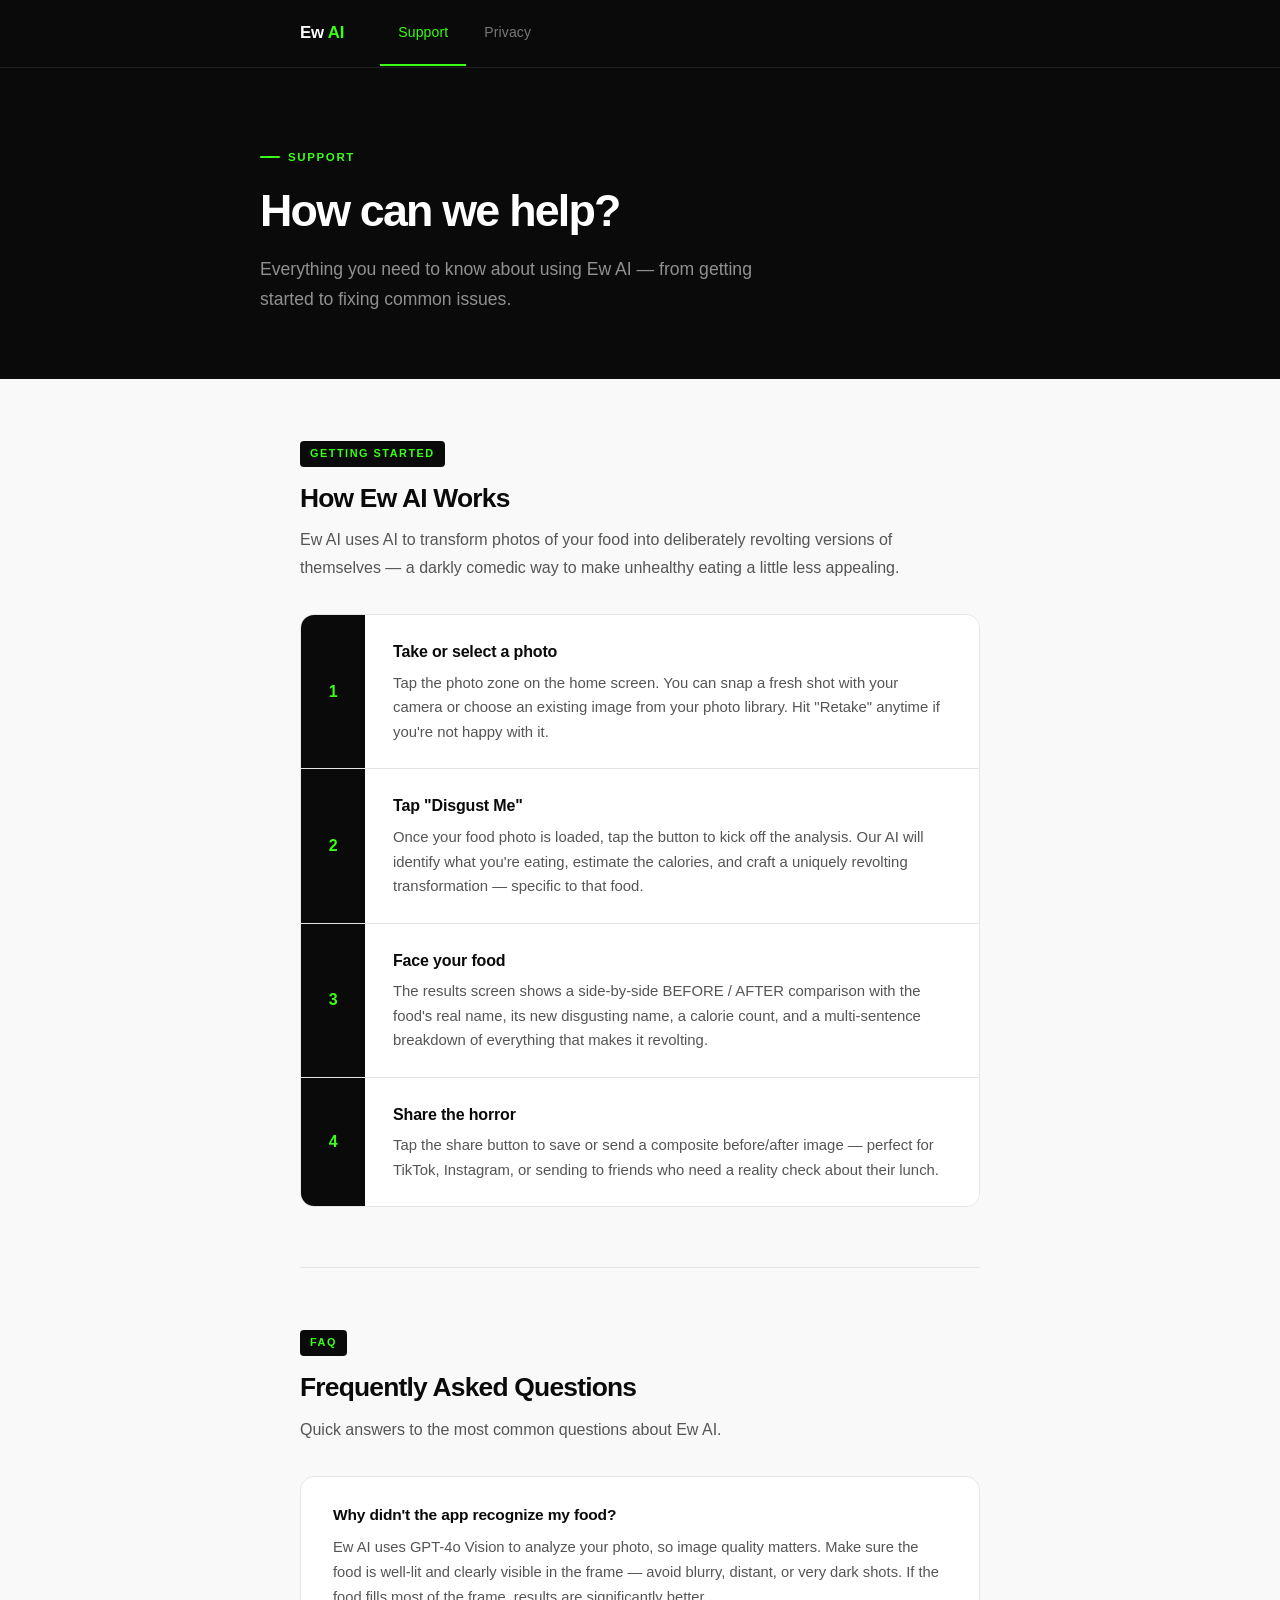
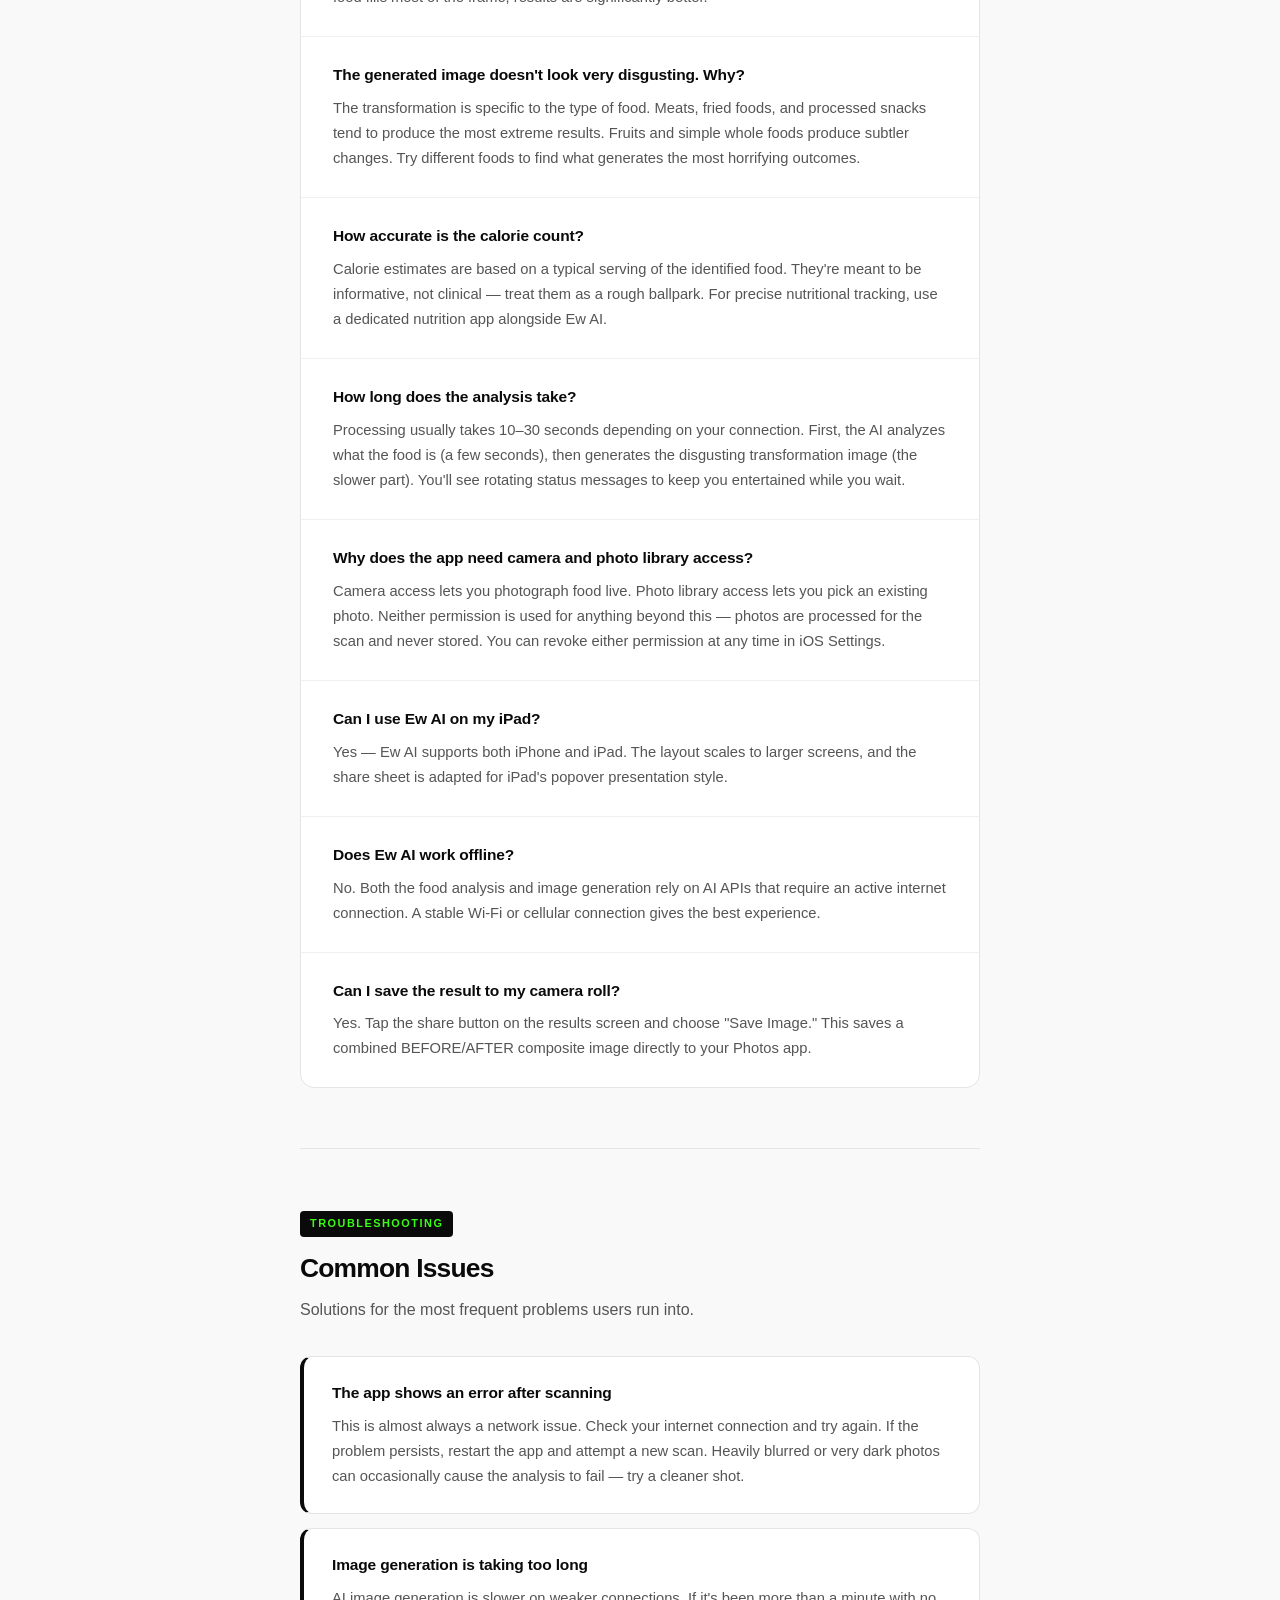
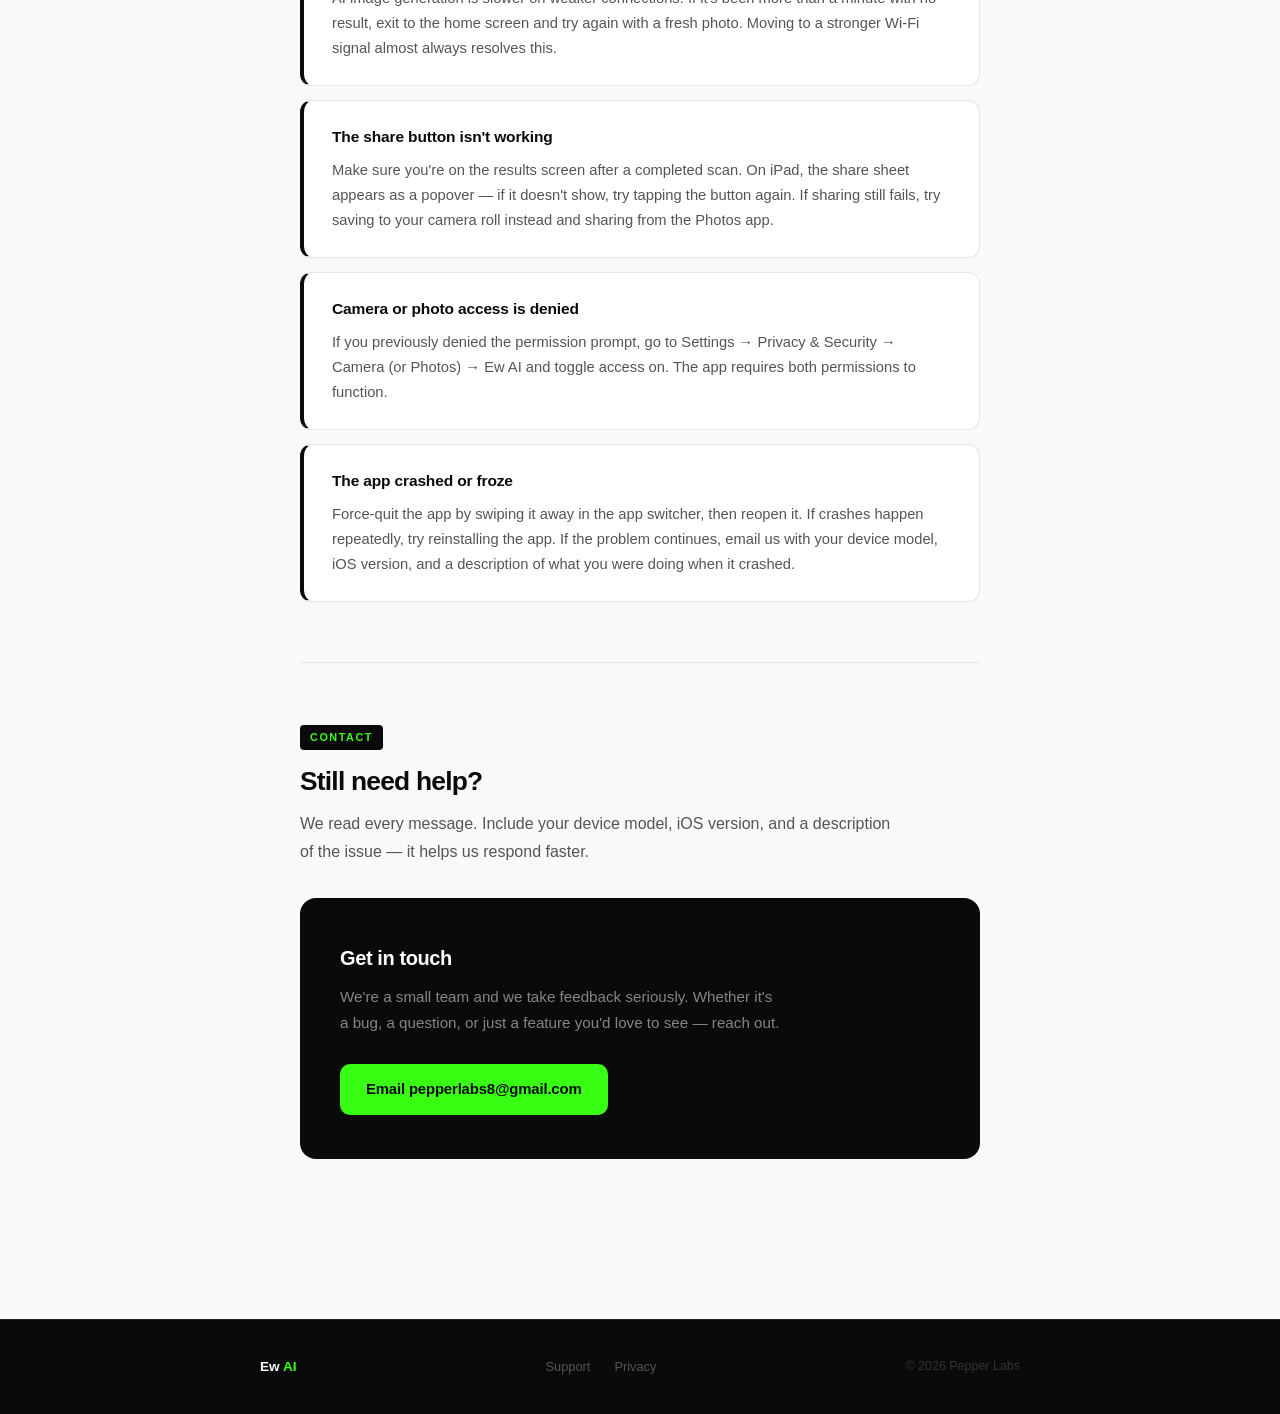
<file: index.html>
<!DOCTYPE html>
<html lang="en">
<head>
  <meta charset="UTF-8">
  <meta http-equiv="refresh" content="0; url=support/">
  <title>Ew AI</title>
</head>
<body>
  <p>Redirecting to <a href="support/">Support</a>...</p>
</body>
</html>
</file>
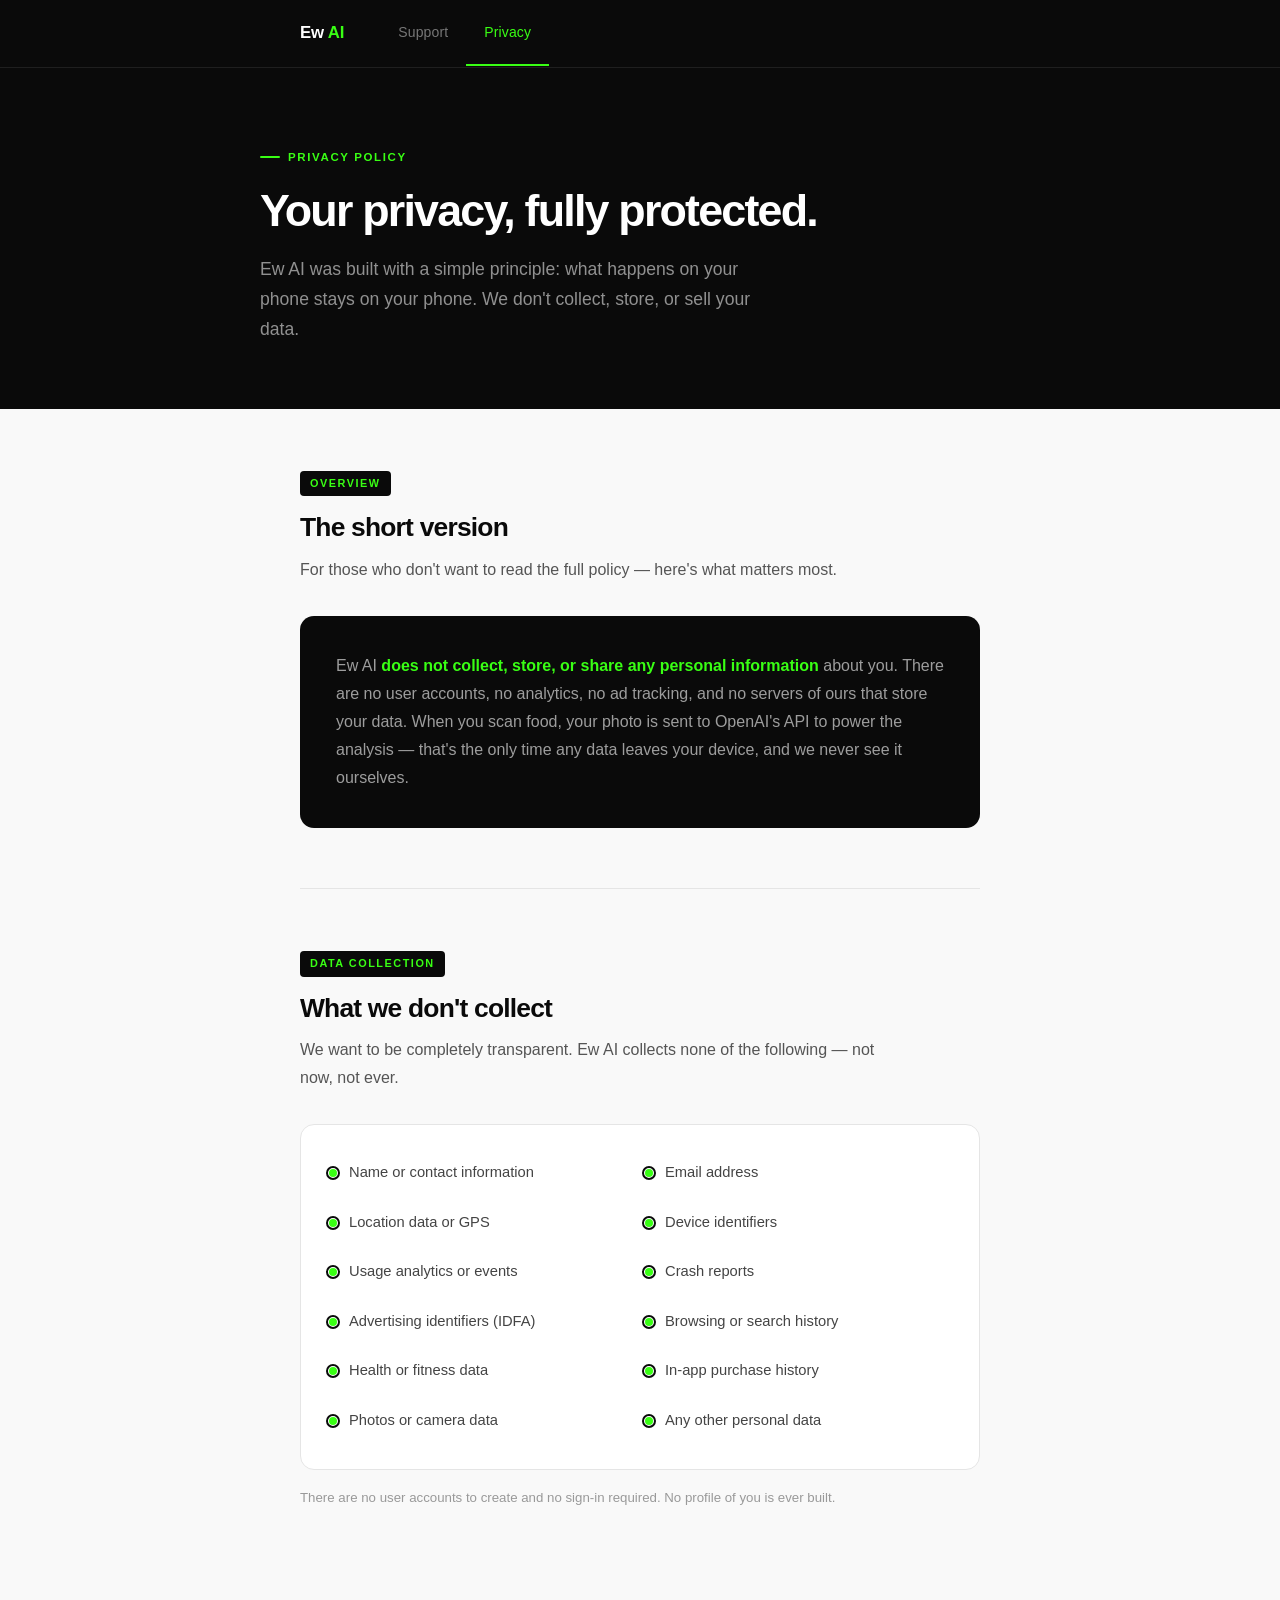
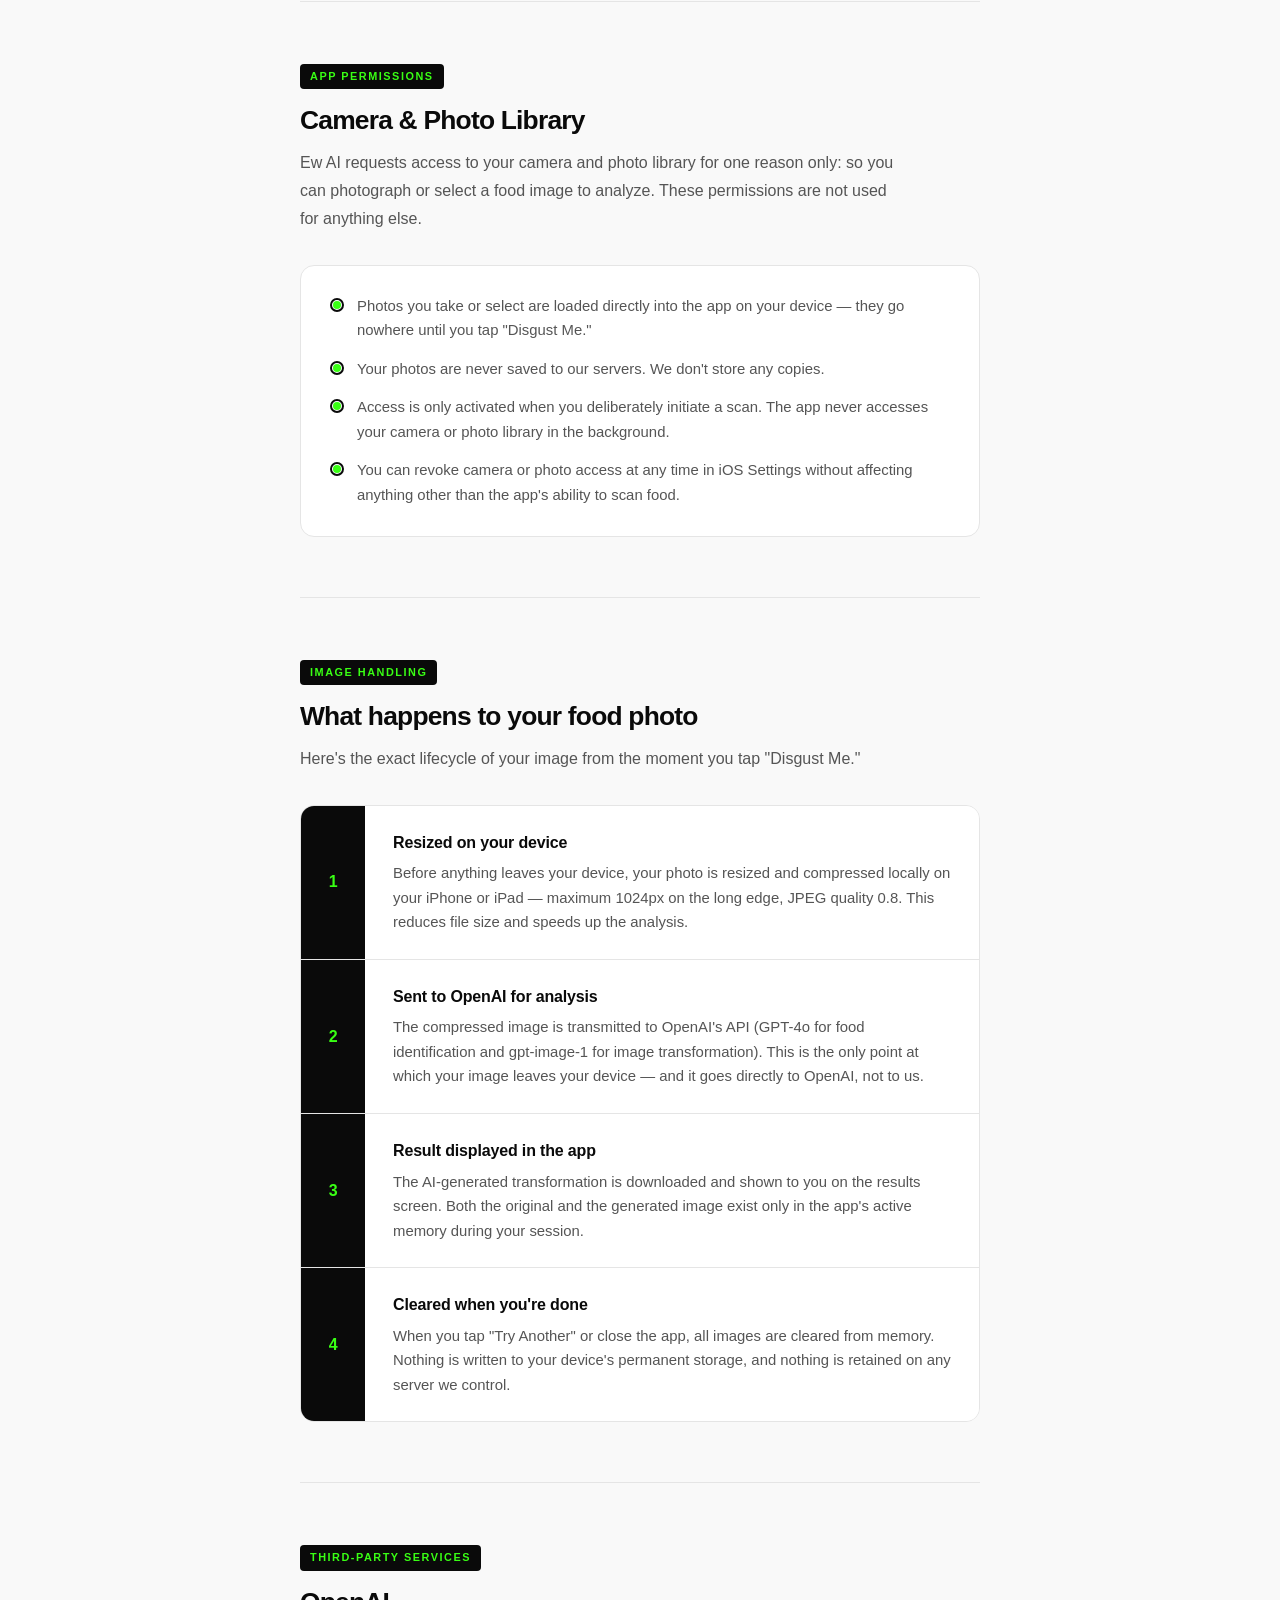
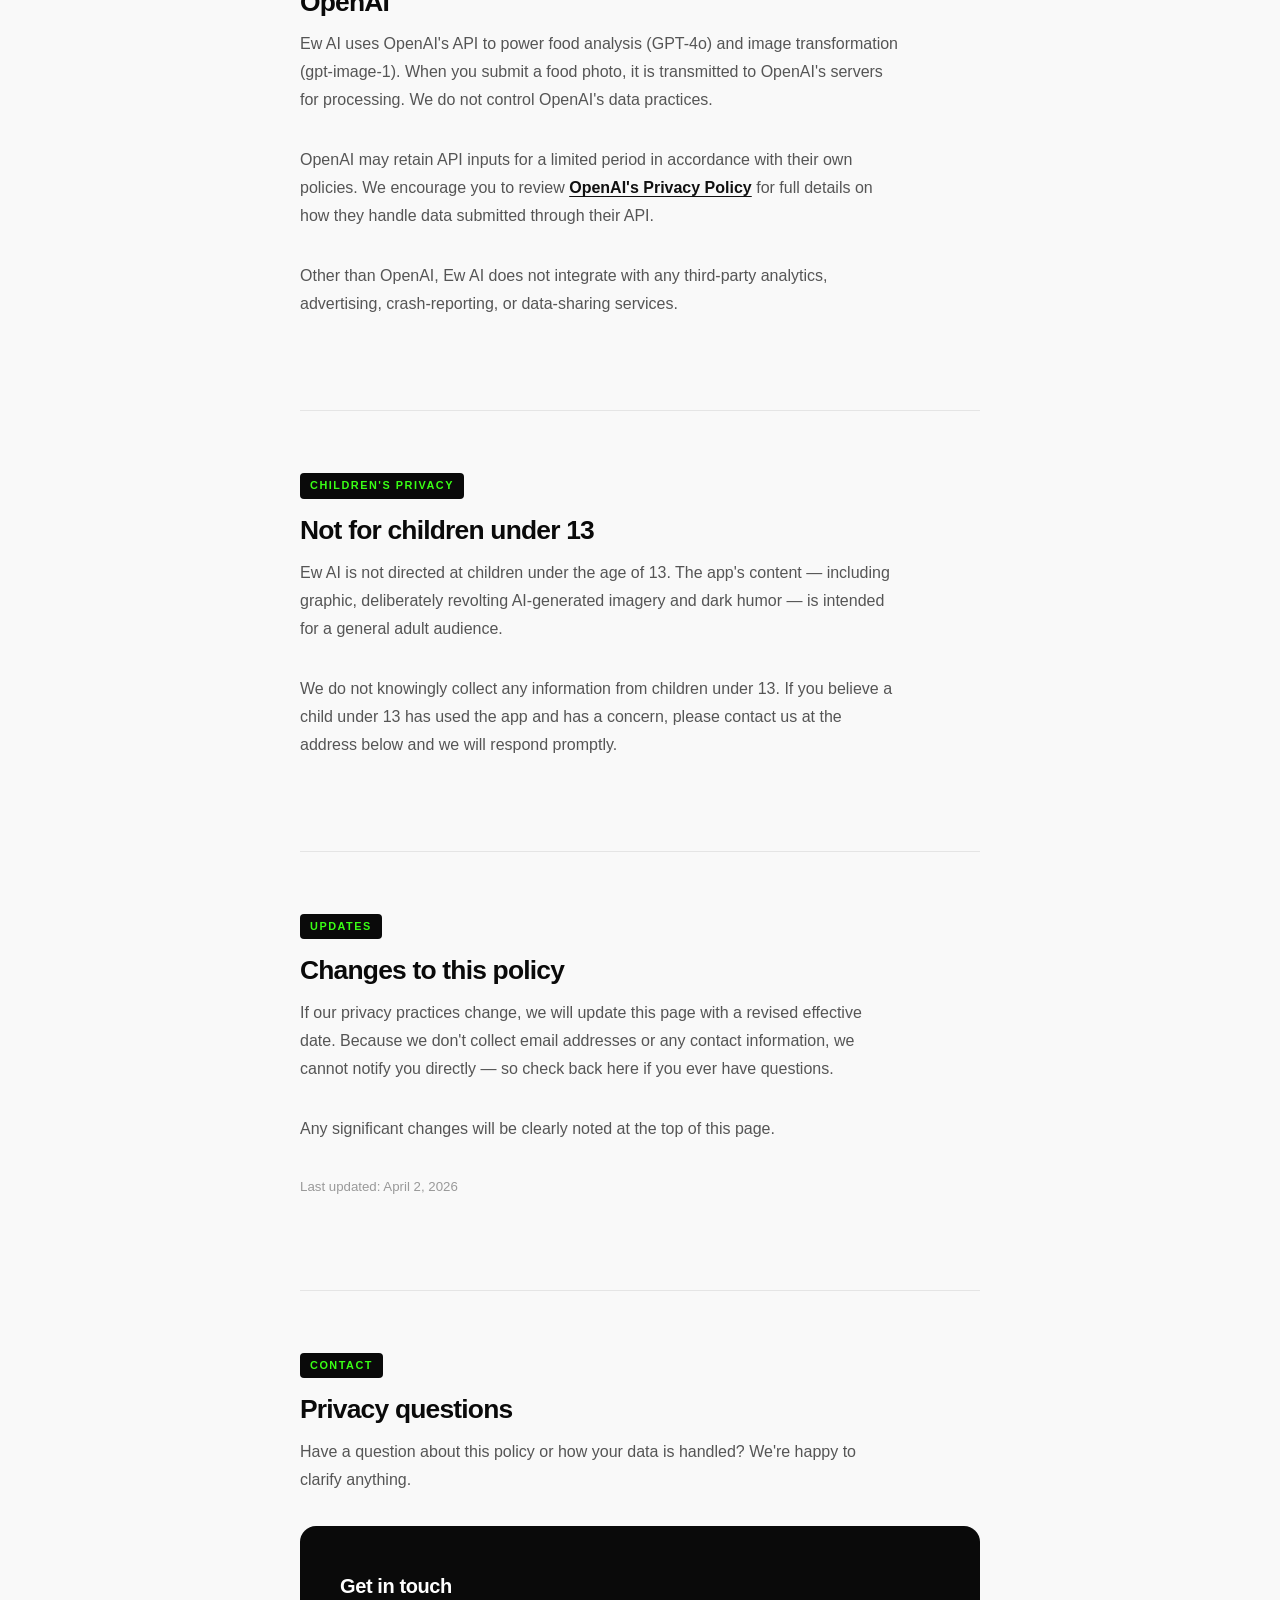
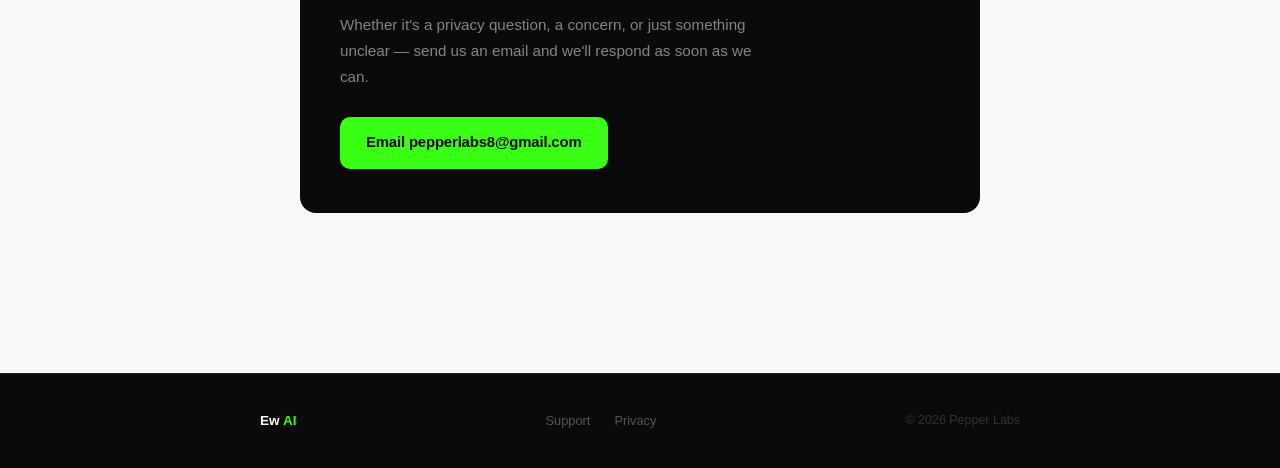
<file: privacy/index.html>
<!DOCTYPE html>
<html lang="en">
<head>
  <meta charset="UTF-8">
  <meta name="viewport" content="width=device-width, initial-scale=1">
  <title>Privacy Policy — Ew AI</title>
  <link rel="stylesheet" href="../style.css">
</head>
<body>

  <header>
    <div class="header-inner">
      <span class="app-name">Ew <span class="green">AI</span></span>
      <nav class="tabs">
        <a href="../support/" class="tab">Support</a>
        <a href="../privacy/" class="tab active">Privacy</a>
      </nav>
    </div>
  </header>

  <div class="hero">
    <div class="hero-inner">
      <div class="hero-eyebrow">Privacy Policy</div>
      <h1>Your privacy, fully protected.</h1>
      <p>Ew AI was built with a simple principle: what happens on your phone stays on your phone. We don't collect, store, or sell your data.</p>
    </div>
  </div>

  <div class="page">

    <!-- Overview -->
    <div class="section">
      <div class="section-eyebrow">Overview</div>
      <h2>The short version</h2>
      <p>For those who don't want to read the full policy — here's what matters most.</p>
      <div class="highlight-box">
        <p>Ew AI <strong>does not collect, store, or share any personal information</strong> about you. There are no user accounts, no analytics, no ad tracking, and no servers of ours that store your data. When you scan food, your photo is sent to OpenAI's API to power the analysis — that's the only time any data leaves your device, and we never see it ourselves.</p>
      </div>
    </div>

    <!-- What we don't collect -->
    <div class="section">
      <div class="section-eyebrow">Data Collection</div>
      <h2>What we don't collect</h2>
      <p>We want to be completely transparent. Ew AI collects none of the following — not now, not ever.</p>
      <div class="no-collect-grid">
        <div class="no-collect-item">Name or contact information</div>
        <div class="no-collect-item">Email address</div>
        <div class="no-collect-item">Location data or GPS</div>
        <div class="no-collect-item">Device identifiers</div>
        <div class="no-collect-item">Usage analytics or events</div>
        <div class="no-collect-item">Crash reports</div>
        <div class="no-collect-item">Advertising identifiers (IDFA)</div>
        <div class="no-collect-item">Browsing or search history</div>
        <div class="no-collect-item">Health or fitness data</div>
        <div class="no-collect-item">In-app purchase history</div>
        <div class="no-collect-item">Photos or camera data</div>
        <div class="no-collect-item">Any other personal data</div>
      </div>
      <p class="note">There are no user accounts to create and no sign-in required. No profile of you is ever built.</p>
    </div>

    <!-- Permissions -->
    <div class="section">
      <div class="section-eyebrow">App Permissions</div>
      <h2>Camera &amp; Photo Library</h2>
      <p>Ew AI requests access to your camera and photo library for one reason only: so you can photograph or select a food image to analyze. These permissions are not used for anything else.</p>
      <ul class="policy-list">
        <li>Photos you take or select are loaded directly into the app on your device — they go nowhere until you tap "Disgust Me."</li>
        <li>Your photos are never saved to our servers. We don't store any copies.</li>
        <li>Access is only activated when you deliberately initiate a scan. The app never accesses your camera or photo library in the background.</li>
        <li>You can revoke camera or photo access at any time in iOS Settings without affecting anything other than the app's ability to scan food.</li>
      </ul>
    </div>

    <!-- Image processing -->
    <div class="section">
      <div class="section-eyebrow">Image Handling</div>
      <h2>What happens to your food photo</h2>
      <p>Here's the exact lifecycle of your image from the moment you tap "Disgust Me."</p>

      <div class="steps">
        <div class="step">
          <div class="step-num">1</div>
          <div class="step-body">
            <h3>Resized on your device</h3>
            <p>Before anything leaves your device, your photo is resized and compressed locally on your iPhone or iPad — maximum 1024px on the long edge, JPEG quality 0.8. This reduces file size and speeds up the analysis.</p>
          </div>
        </div>
        <div class="step">
          <div class="step-num">2</div>
          <div class="step-body">
            <h3>Sent to OpenAI for analysis</h3>
            <p>The compressed image is transmitted to OpenAI's API (GPT-4o for food identification and gpt-image-1 for image transformation). This is the only point at which your image leaves your device — and it goes directly to OpenAI, not to us.</p>
          </div>
        </div>
        <div class="step">
          <div class="step-num">3</div>
          <div class="step-body">
            <h3>Result displayed in the app</h3>
            <p>The AI-generated transformation is downloaded and shown to you on the results screen. Both the original and the generated image exist only in the app's active memory during your session.</p>
          </div>
        </div>
        <div class="step">
          <div class="step-num">4</div>
          <div class="step-body">
            <h3>Cleared when you're done</h3>
            <p>When you tap "Try Another" or close the app, all images are cleared from memory. Nothing is written to your device's permanent storage, and nothing is retained on any server we control.</p>
          </div>
        </div>
      </div>
    </div>

    <!-- Third party -->
    <div class="section">
      <div class="section-eyebrow">Third-Party Services</div>
      <h2>OpenAI</h2>
      <p>Ew AI uses OpenAI's API to power food analysis (GPT-4o) and image transformation (gpt-image-1). When you submit a food photo, it is transmitted to OpenAI's servers for processing. We do not control OpenAI's data practices.</p>
      <p>OpenAI may retain API inputs for a limited period in accordance with their own policies. We encourage you to review <a href="https://openai.com/privacy" style="color: #111; font-weight: 600; text-underline-offset: 3px;">OpenAI's Privacy Policy</a> for full details on how they handle data submitted through their API.</p>
      <p>Other than OpenAI, Ew AI does not integrate with any third-party analytics, advertising, crash-reporting, or data-sharing services.</p>
    </div>

    <!-- Children -->
    <div class="section">
      <div class="section-eyebrow">Children's Privacy</div>
      <h2>Not for children under 13</h2>
      <p>Ew AI is not directed at children under the age of 13. The app's content — including graphic, deliberately revolting AI-generated imagery and dark humor — is intended for a general adult audience.</p>
      <p>We do not knowingly collect any information from children under 13. If you believe a child under 13 has used the app and has a concern, please contact us at the address below and we will respond promptly.</p>
    </div>

    <!-- Changes -->
    <div class="section">
      <div class="section-eyebrow">Updates</div>
      <h2>Changes to this policy</h2>
      <p>If our privacy practices change, we will update this page with a revised effective date. Because we don't collect email addresses or any contact information, we cannot notify you directly — so check back here if you ever have questions.</p>
      <p>Any significant changes will be clearly noted at the top of this page.</p>
      <p class="note">Last updated: April 2, 2026</p>
    </div>

    <!-- Contact -->
    <div class="section">
      <div class="section-eyebrow">Contact</div>
      <h2>Privacy questions</h2>
      <p>Have a question about this policy or how your data is handled? We're happy to clarify anything.</p>
      <div class="contact-card">
        <h3>Get in touch</h3>
        <p>Whether it's a privacy question, a concern, or just something unclear — send us an email and we'll respond as soon as we can.</p>
        <a href="mailto:pepperlabs8@gmail.com" class="email-btn">Email pepperlabs8@gmail.com</a>
      </div>
    </div>

  </div>

  <footer>
    <div class="footer-inner">
      <span class="footer-brand">Ew <span class="green">AI</span></span>
      <div class="footer-links">
        <a href="../support/">Support</a>
        <a href="../privacy/">Privacy</a>
      </div>
      <span class="footer-copy">&copy; 2026 Pepper Labs</span>
    </div>
  </footer>

</body>
</html>
</file>
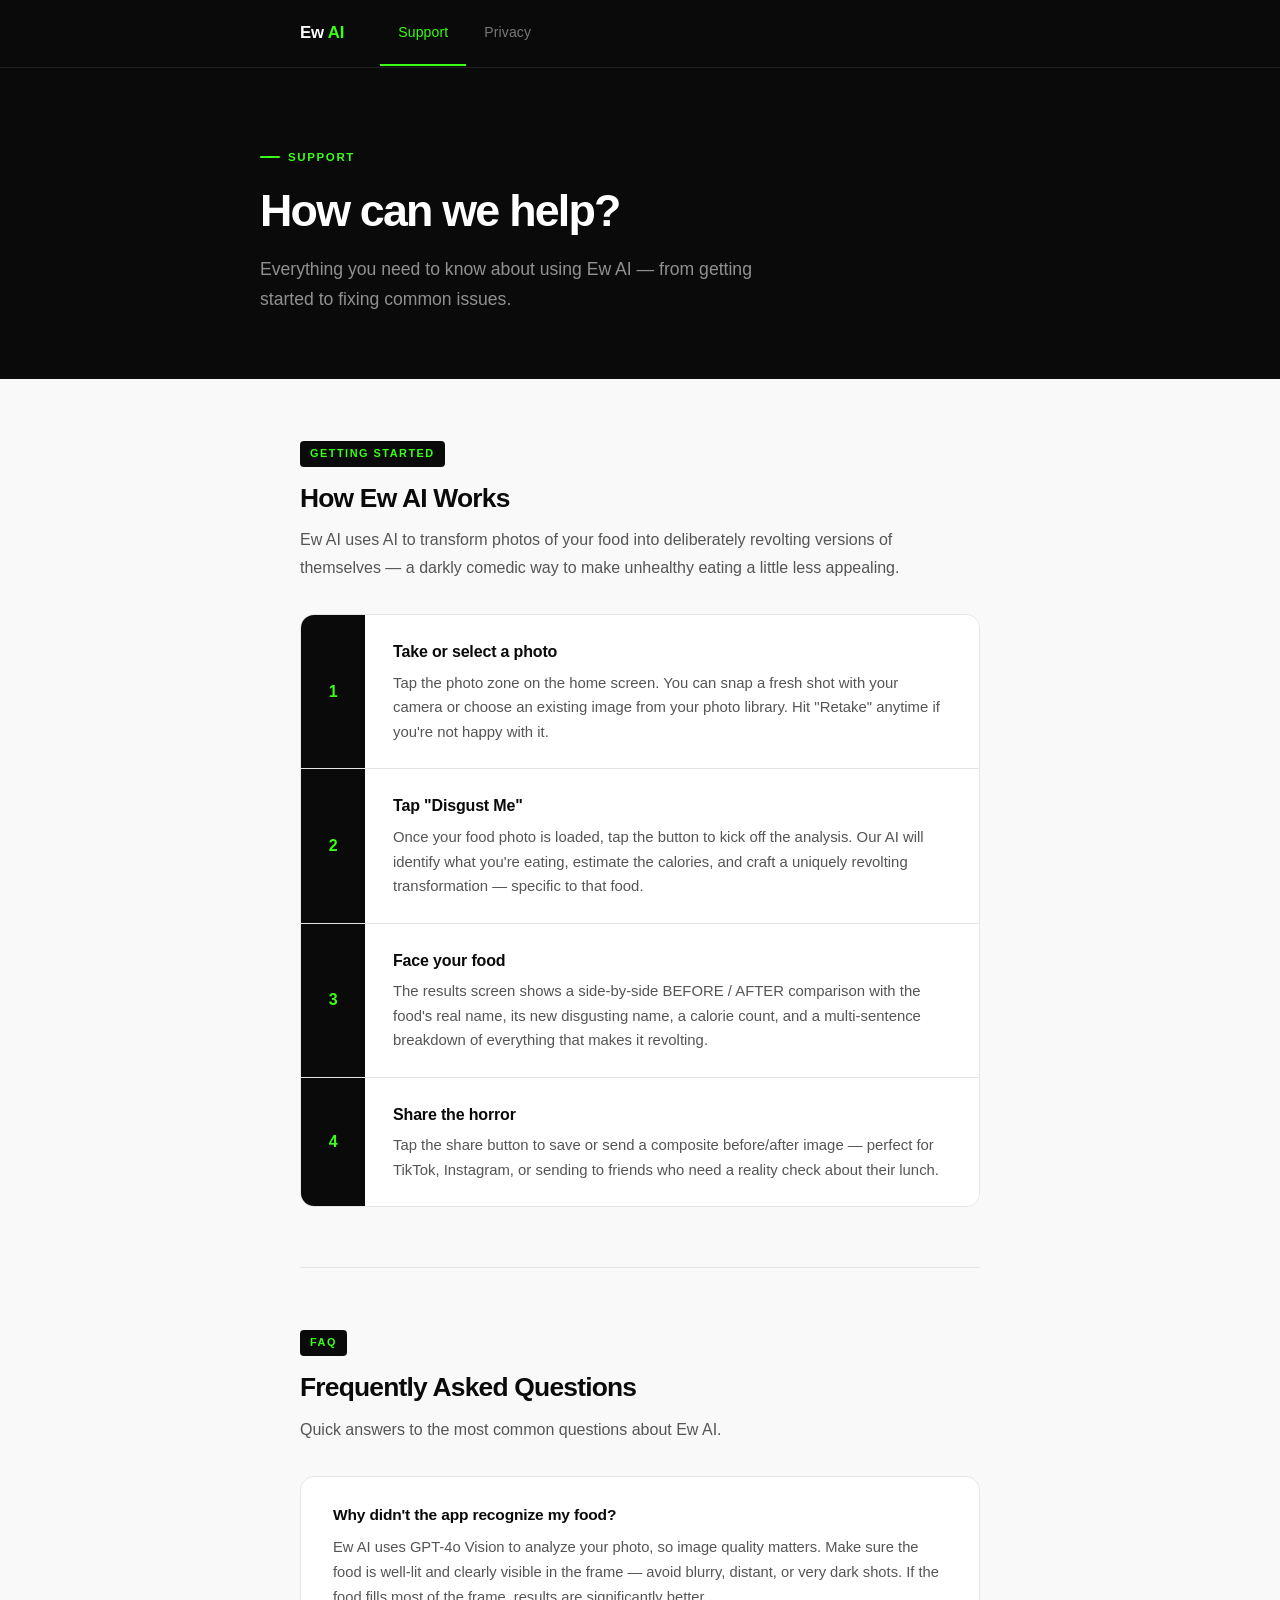
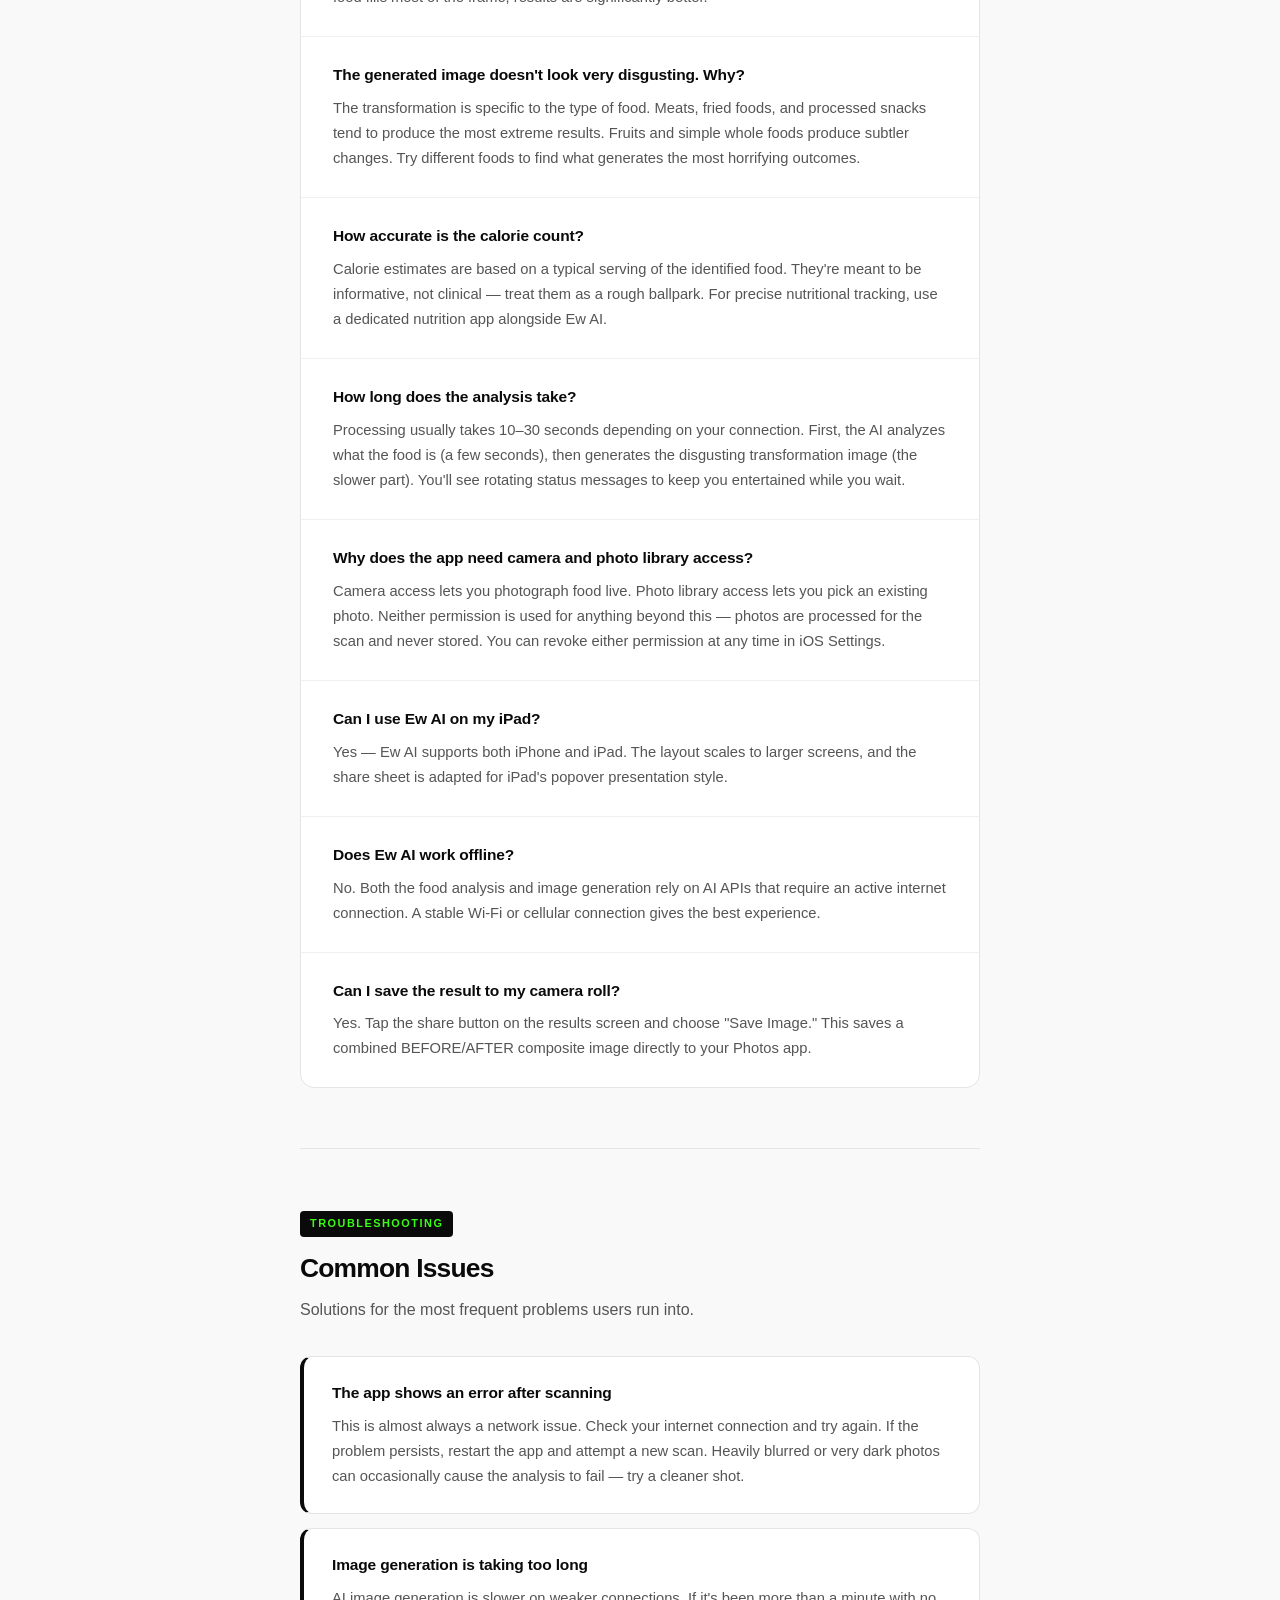
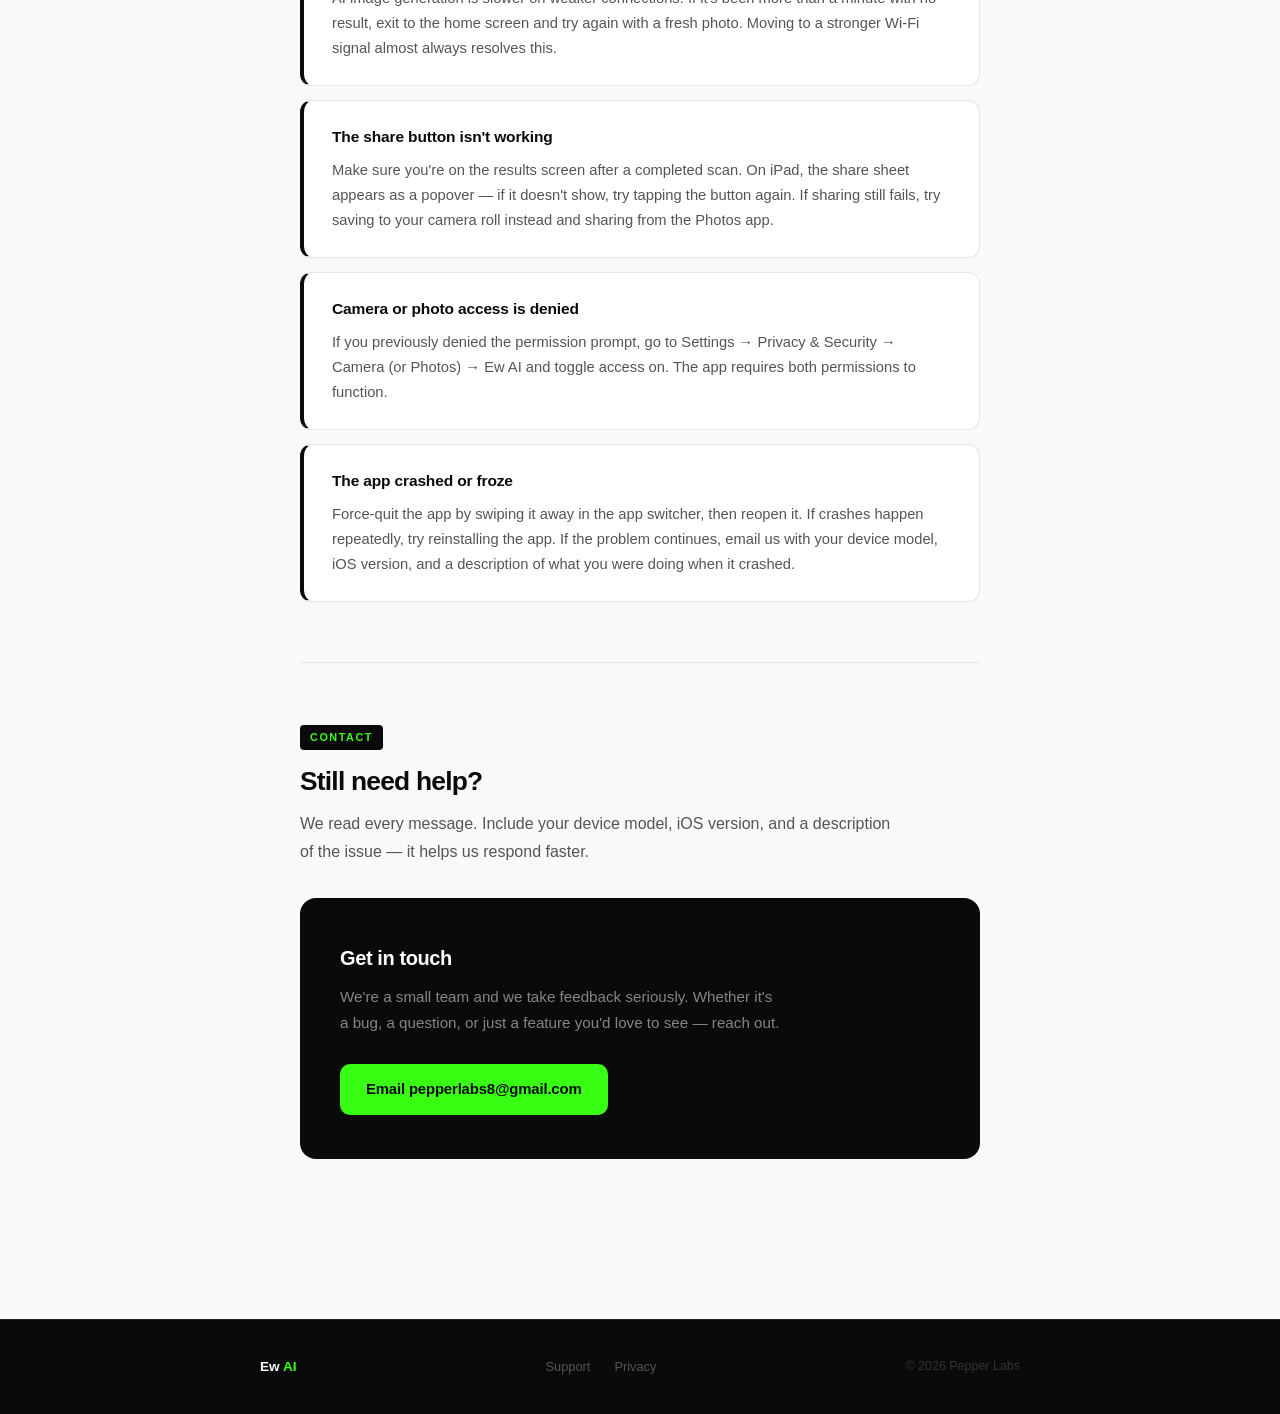
<file: support/index.html>
<!DOCTYPE html>
<html lang="en">
<head>
  <meta charset="UTF-8">
  <meta name="viewport" content="width=device-width, initial-scale=1">
  <title>Support — Ew AI</title>
  <link rel="stylesheet" href="../style.css">
</head>
<body>

  <header>
    <div class="header-inner">
      <span class="app-name">Ew <span class="green">AI</span></span>
      <nav class="tabs">
        <a href="../support/" class="tab active">Support</a>
        <a href="../privacy/" class="tab">Privacy</a>
      </nav>
    </div>
  </header>

  <div class="hero">
    <div class="hero-inner">
      <div class="hero-eyebrow">Support</div>
      <h1>How can we help?</h1>
      <p>Everything you need to know about using Ew AI — from getting started to fixing common issues.</p>
    </div>
  </div>

  <div class="page">

    <!-- How It Works -->
    <div class="section">
      <div class="section-eyebrow">Getting Started</div>
      <h2>How Ew AI Works</h2>
      <p>Ew AI uses AI to transform photos of your food into deliberately revolting versions of themselves — a darkly comedic way to make unhealthy eating a little less appealing.</p>

      <div class="steps">
        <div class="step">
          <div class="step-num">1</div>
          <div class="step-body">
            <h3>Take or select a photo</h3>
            <p>Tap the photo zone on the home screen. You can snap a fresh shot with your camera or choose an existing image from your photo library. Hit "Retake" anytime if you're not happy with it.</p>
          </div>
        </div>
        <div class="step">
          <div class="step-num">2</div>
          <div class="step-body">
            <h3>Tap "Disgust Me"</h3>
            <p>Once your food photo is loaded, tap the button to kick off the analysis. Our AI will identify what you're eating, estimate the calories, and craft a uniquely revolting transformation — specific to that food.</p>
          </div>
        </div>
        <div class="step">
          <div class="step-num">3</div>
          <div class="step-body">
            <h3>Face your food</h3>
            <p>The results screen shows a side-by-side BEFORE / AFTER comparison with the food's real name, its new disgusting name, a calorie count, and a multi-sentence breakdown of everything that makes it revolting.</p>
          </div>
        </div>
        <div class="step">
          <div class="step-num">4</div>
          <div class="step-body">
            <h3>Share the horror</h3>
            <p>Tap the share button to save or send a composite before/after image — perfect for TikTok, Instagram, or sending to friends who need a reality check about their lunch.</p>
          </div>
        </div>
      </div>
    </div>

    <!-- FAQ -->
    <div class="section">
      <div class="section-eyebrow">FAQ</div>
      <h2>Frequently Asked Questions</h2>
      <p>Quick answers to the most common questions about Ew AI.</p>

      <div class="faq">
        <div class="faq-item">
          <h3>Why didn't the app recognize my food?</h3>
          <p>Ew AI uses GPT-4o Vision to analyze your photo, so image quality matters. Make sure the food is well-lit and clearly visible in the frame — avoid blurry, distant, or very dark shots. If the food fills most of the frame, results are significantly better.</p>
        </div>
        <div class="faq-item">
          <h3>The generated image doesn't look very disgusting. Why?</h3>
          <p>The transformation is specific to the type of food. Meats, fried foods, and processed snacks tend to produce the most extreme results. Fruits and simple whole foods produce subtler changes. Try different foods to find what generates the most horrifying outcomes.</p>
        </div>
        <div class="faq-item">
          <h3>How accurate is the calorie count?</h3>
          <p>Calorie estimates are based on a typical serving of the identified food. They're meant to be informative, not clinical — treat them as a rough ballpark. For precise nutritional tracking, use a dedicated nutrition app alongside Ew AI.</p>
        </div>
        <div class="faq-item">
          <h3>How long does the analysis take?</h3>
          <p>Processing usually takes 10–30 seconds depending on your connection. First, the AI analyzes what the food is (a few seconds), then generates the disgusting transformation image (the slower part). You'll see rotating status messages to keep you entertained while you wait.</p>
        </div>
        <div class="faq-item">
          <h3>Why does the app need camera and photo library access?</h3>
          <p>Camera access lets you photograph food live. Photo library access lets you pick an existing photo. Neither permission is used for anything beyond this — photos are processed for the scan and never stored. You can revoke either permission at any time in iOS Settings.</p>
        </div>
        <div class="faq-item">
          <h3>Can I use Ew AI on my iPad?</h3>
          <p>Yes — Ew AI supports both iPhone and iPad. The layout scales to larger screens, and the share sheet is adapted for iPad's popover presentation style.</p>
        </div>
        <div class="faq-item">
          <h3>Does Ew AI work offline?</h3>
          <p>No. Both the food analysis and image generation rely on AI APIs that require an active internet connection. A stable Wi-Fi or cellular connection gives the best experience.</p>
        </div>
        <div class="faq-item">
          <h3>Can I save the result to my camera roll?</h3>
          <p>Yes. Tap the share button on the results screen and choose "Save Image." This saves a combined BEFORE/AFTER composite image directly to your Photos app.</p>
        </div>
      </div>
    </div>

    <!-- Troubleshooting -->
    <div class="section">
      <div class="section-eyebrow">Troubleshooting</div>
      <h2>Common Issues</h2>
      <p>Solutions for the most frequent problems users run into.</p>

      <div class="trouble-list">
        <div class="trouble-item">
          <h3>The app shows an error after scanning</h3>
          <p>This is almost always a network issue. Check your internet connection and try again. If the problem persists, restart the app and attempt a new scan. Heavily blurred or very dark photos can occasionally cause the analysis to fail — try a cleaner shot.</p>
        </div>
        <div class="trouble-item">
          <h3>Image generation is taking too long</h3>
          <p>AI image generation is slower on weaker connections. If it's been more than a minute with no result, exit to the home screen and try again with a fresh photo. Moving to a stronger Wi-Fi signal almost always resolves this.</p>
        </div>
        <div class="trouble-item">
          <h3>The share button isn't working</h3>
          <p>Make sure you're on the results screen after a completed scan. On iPad, the share sheet appears as a popover — if it doesn't show, try tapping the button again. If sharing still fails, try saving to your camera roll instead and sharing from the Photos app.</p>
        </div>
        <div class="trouble-item">
          <h3>Camera or photo access is denied</h3>
          <p>If you previously denied the permission prompt, go to Settings → Privacy & Security → Camera (or Photos) → Ew AI and toggle access on. The app requires both permissions to function.</p>
        </div>
        <div class="trouble-item">
          <h3>The app crashed or froze</h3>
          <p>Force-quit the app by swiping it away in the app switcher, then reopen it. If crashes happen repeatedly, try reinstalling the app. If the problem continues, email us with your device model, iOS version, and a description of what you were doing when it crashed.</p>
        </div>
      </div>
    </div>

    <!-- Contact -->
    <div class="section">
      <div class="section-eyebrow">Contact</div>
      <h2>Still need help?</h2>
      <p>We read every message. Include your device model, iOS version, and a description of the issue — it helps us respond faster.</p>
      <div class="contact-card">
        <h3>Get in touch</h3>
        <p>We're a small team and we take feedback seriously. Whether it's a bug, a question, or just a feature you'd love to see — reach out.</p>
        <a href="mailto:pepperlabs8@gmail.com" class="email-btn">Email pepperlabs8@gmail.com</a>
      </div>
    </div>

  </div>

  <footer>
    <div class="footer-inner">
      <span class="footer-brand">Ew <span class="green">AI</span></span>
      <div class="footer-links">
        <a href="../support/">Support</a>
        <a href="../privacy/">Privacy</a>
      </div>
      <span class="footer-copy">&copy; 2026 Pepper Labs</span>
    </div>
  </footer>

</body>
</html>
</file>
<file: style.css>
*, *::before, *::after {
  box-sizing: border-box;
  margin: 0;
  padding: 0;
}

html {
  scroll-behavior: smooth;
}

body {
  font-family: -apple-system, BlinkMacSystemFont, "Segoe UI", Roboto, Helvetica, Arial, sans-serif;
  background: #f9f9f9;
  color: #111;
  line-height: 1.6;
  -webkit-font-smoothing: antialiased;
}

/* ─── Header ─────────────────────────────── */

header {
  background: #0a0a0a;
  border-bottom: 1px solid #1f1f1f;
  position: sticky;
  top: 0;
  z-index: 100;
}

.header-inner {
  max-width: 760px;
  margin: 0 auto;
  padding: 0 40px;
  display: flex;
  align-items: center;
  gap: 36px;
}

.app-name {
  font-size: 1.05rem;
  font-weight: 700;
  color: #ffffff;
  letter-spacing: -0.01em;
  padding: 20px 0;
  flex-shrink: 0;
}

.app-name .green {
  color: #39FF14;
}

nav.tabs {
  display: flex;
}

a.tab {
  text-decoration: none;
  font-size: 0.875rem;
  font-weight: 500;
  color: #777;
  padding: 20px 18px;
  border-bottom: 2px solid transparent;
  transition: color 0.15s, border-color 0.15s;
  white-space: nowrap;
  letter-spacing: 0.01em;
}

a.tab:hover {
  color: #fff;
}

a.tab.active {
  color: #39FF14;
  border-bottom-color: #39FF14;
}

/* ─── Hero ────────────────────────────────── */

.hero {
  background: #0a0a0a;
  color: #ffffff;
  padding: 72px 40px 64px;
}

.hero-inner {
  max-width: 760px;
  margin: 0 auto;
}

.hero-eyebrow {
  display: inline-flex;
  align-items: center;
  gap: 8px;
  font-size: 0.72rem;
  font-weight: 700;
  letter-spacing: 0.14em;
  text-transform: uppercase;
  color: #39FF14;
  margin-bottom: 20px;
}

.hero-eyebrow::before {
  content: '';
  display: block;
  width: 20px;
  height: 2px;
  background: #39FF14;
  border-radius: 2px;
}

.hero h1 {
  font-size: 2.8rem;
  font-weight: 800;
  letter-spacing: -0.04em;
  line-height: 1.1;
  margin-bottom: 20px;
  color: #ffffff;
}

.hero p {
  font-size: 1.1rem;
  color: rgba(255, 255, 255, 0.55);
  max-width: 500px;
  line-height: 1.7;
}

/* ─── Page wrapper ────────────────────────── */

.page {
  max-width: 760px;
  margin: 0 auto;
  padding: 0 40px 100px;
}

/* ─── Section ─────────────────────────────── */

.section {
  padding: 60px 0;
  border-bottom: 1px solid #e5e5e5;
}

.section:last-child {
  border-bottom: none;
}

.section-eyebrow {
  font-size: 0.68rem;
  font-weight: 800;
  letter-spacing: 0.14em;
  text-transform: uppercase;
  color: #39FF14;
  background: #0a0a0a;
  display: inline-block;
  padding: 4px 10px;
  border-radius: 4px;
  margin-bottom: 16px;
}

.section > h2 {
  font-size: 1.65rem;
  font-weight: 800;
  letter-spacing: -0.03em;
  color: #0a0a0a;
  margin-bottom: 12px;
  line-height: 1.2;
}

.section > p {
  font-size: 1rem;
  color: #555;
  line-height: 1.75;
  margin-bottom: 32px;
  max-width: 600px;
}

/* ─── Steps ───────────────────────────────── */

.steps {
  display: flex;
  flex-direction: column;
  gap: 0;
  border: 1px solid #e5e5e5;
  border-radius: 14px;
  overflow: hidden;
  margin-top: 32px;
}

.step {
  display: flex;
  gap: 0;
  align-items: stretch;
  border-bottom: 1px solid #e5e5e5;
  background: #fff;
}

.step:last-child {
  border-bottom: none;
}

.step-num {
  flex-shrink: 0;
  width: 64px;
  background: #0a0a0a;
  color: #39FF14;
  font-size: 1rem;
  font-weight: 800;
  display: flex;
  align-items: center;
  justify-content: center;
  letter-spacing: -0.02em;
}

.step-body {
  padding: 24px 28px;
}

.step-body h3 {
  font-size: 1rem;
  font-weight: 700;
  color: #0a0a0a;
  margin-bottom: 6px;
  letter-spacing: -0.01em;
}

.step-body p {
  font-size: 0.93rem;
  color: #555;
  line-height: 1.65;
  margin: 0;
}

/* ─── FAQ ─────────────────────────────────── */

.faq {
  display: flex;
  flex-direction: column;
  border: 1px solid #e5e5e5;
  border-radius: 14px;
  overflow: hidden;
  margin-top: 32px;
  background: #fff;
}

.faq-item {
  padding: 26px 32px;
  border-bottom: 1px solid #f0f0f0;
}

.faq-item:last-child {
  border-bottom: none;
}

.faq-item h3 {
  font-size: 0.97rem;
  font-weight: 700;
  color: #0a0a0a;
  margin-bottom: 8px;
  letter-spacing: -0.01em;
}

.faq-item p {
  font-size: 0.92rem;
  color: #555;
  line-height: 1.7;
  margin: 0;
}

/* ─── Troubleshooting ─────────────────────── */

.trouble-list {
  display: flex;
  flex-direction: column;
  gap: 14px;
  margin-top: 32px;
}

.trouble-item {
  background: #fff;
  border: 1px solid #e5e5e5;
  border-radius: 12px;
  padding: 24px 28px;
  border-left: 4px solid #0a0a0a;
}

.trouble-item h3 {
  font-size: 0.97rem;
  font-weight: 700;
  color: #0a0a0a;
  margin-bottom: 8px;
  letter-spacing: -0.01em;
}

.trouble-item p {
  font-size: 0.92rem;
  color: #555;
  line-height: 1.7;
  margin: 0;
}

/* ─── Contact card ────────────────────────── */

.contact-card {
  background: #0a0a0a;
  border-radius: 16px;
  padding: 44px 40px;
  color: #fff;
  margin-top: 32px;
}

.contact-card h3 {
  font-size: 1.25rem;
  font-weight: 800;
  color: #fff;
  letter-spacing: -0.02em;
  margin-bottom: 10px;
}

.contact-card p {
  font-size: 0.95rem;
  color: rgba(255, 255, 255, 0.5);
  line-height: 1.7;
  margin-bottom: 28px;
  max-width: 440px;
}

.contact-card a.email-btn {
  display: inline-flex;
  align-items: center;
  gap: 10px;
  background: #39FF14;
  color: #0a0a0a;
  text-decoration: none;
  font-weight: 800;
  font-size: 0.93rem;
  padding: 14px 26px;
  border-radius: 10px;
  letter-spacing: -0.01em;
  transition: opacity 0.15s;
}

.contact-card a.email-btn:hover {
  opacity: 0.85;
}

/* ─── Privacy: no-collect grid ────────────── */

.no-collect-grid {
  display: grid;
  grid-template-columns: 1fr 1fr;
  gap: 10px;
  margin-top: 28px;
  background: #fff;
  border: 1px solid #e5e5e5;
  border-radius: 14px;
  padding: 28px 28px;
}

.no-collect-item {
  display: flex;
  align-items: center;
  gap: 12px;
  font-size: 0.92rem;
  color: #444;
  padding: 8px 0;
}

.no-collect-item::before {
  content: '';
  flex-shrink: 0;
  width: 8px;
  height: 8px;
  border-radius: 50%;
  background: #39FF14;
  outline: 2px solid #0a0a0a;
  outline-offset: 1px;
}

/* ─── Privacy: bullet list ────────────────── */

.policy-list {
  list-style: none;
  display: flex;
  flex-direction: column;
  gap: 14px;
  margin-top: 28px;
  background: #fff;
  border: 1px solid #e5e5e5;
  border-radius: 14px;
  padding: 28px 32px;
}

.policy-list li {
  display: flex;
  gap: 16px;
  align-items: flex-start;
  font-size: 0.93rem;
  color: #555;
  line-height: 1.65;
}

.policy-list li::before {
  content: '';
  flex-shrink: 0;
  width: 8px;
  height: 8px;
  border-radius: 50%;
  background: #39FF14;
  outline: 2px solid #0a0a0a;
  outline-offset: 1px;
  margin-top: 7px;
}

/* ─── Highlight box ───────────────────────── */

.highlight-box {
  background: #0a0a0a;
  color: #fff;
  border-radius: 14px;
  padding: 36px 36px;
  margin-top: 28px;
}

.highlight-box p {
  color: rgba(255, 255, 255, 0.6);
  font-size: 1rem;
  line-height: 1.75;
  margin: 0;
}

.highlight-box strong {
  color: #39FF14;
  font-weight: 700;
}

/* ─── Inline note ─────────────────────────── */

.note {
  font-size: 0.83rem !important;
  color: #999 !important;
  margin-top: 16px !important;
}

/* ─── Footer ──────────────────────────────── */

footer {
  background: #0a0a0a;
  border-top: 1px solid #1f1f1f;
  padding: 36px 40px;
}

.footer-inner {
  max-width: 760px;
  margin: 0 auto;
  display: flex;
  align-items: center;
  justify-content: space-between;
  gap: 20px;
}

.footer-brand {
  font-size: 0.85rem;
  font-weight: 700;
  color: #fff;
}

.footer-brand .green {
  color: #39FF14;
}

.footer-links {
  display: flex;
  gap: 24px;
}

.footer-links a {
  font-size: 0.8rem;
  color: #555;
  text-decoration: none;
  transition: color 0.15s;
}

.footer-links a:hover {
  color: #999;
}

.footer-copy {
  font-size: 0.78rem;
  color: #333;
}

/* ─── Responsive ──────────────────────────── */

@media (max-width: 680px) {
  .hero {
    padding: 52px 24px 44px;
  }

  .hero h1 {
    font-size: 2rem;
  }

  .header-inner,
  .page {
    padding-left: 24px;
    padding-right: 24px;
  }

  .hero-inner {
    padding: 0;
  }

  .no-collect-grid {
    grid-template-columns: 1fr;
  }

  .contact-card {
    padding: 32px 26px;
  }

  .footer-inner {
    flex-direction: column;
    align-items: flex-start;
    gap: 16px;
    padding-left: 24px;
    padding-right: 24px;
  }
}
</file>
